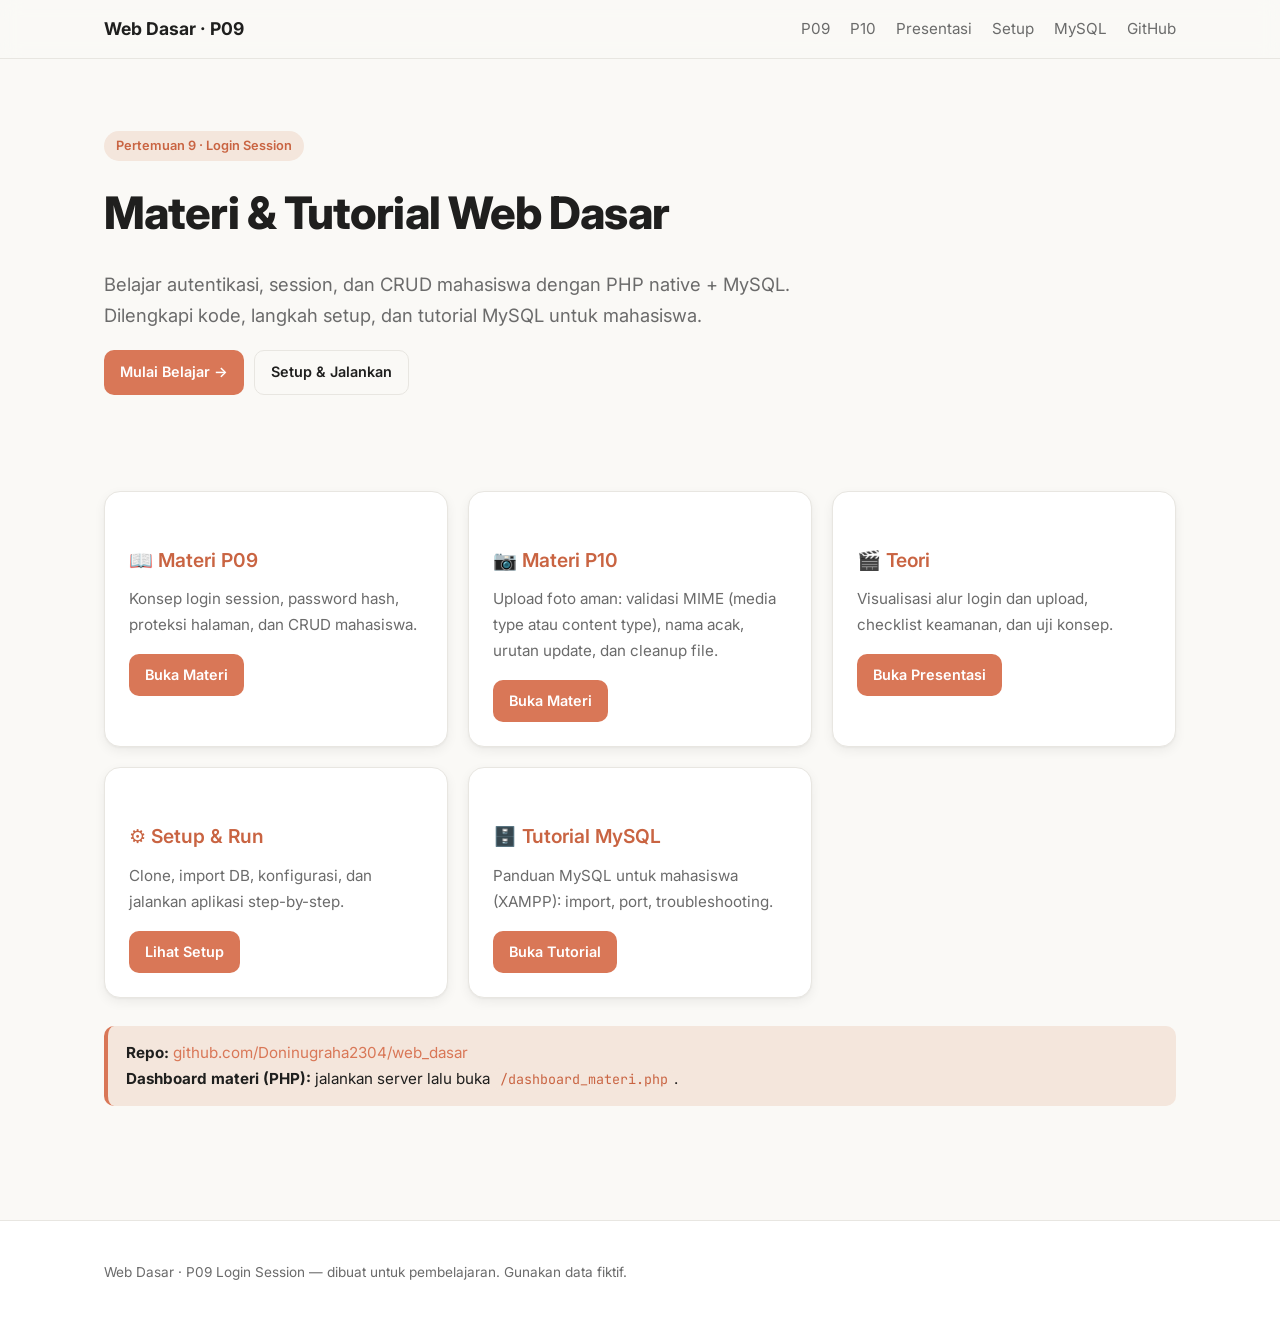
<file: site/index.html>
<!doctype html>
<html lang="id">
<head>
  <meta charset="UTF-8">
  <meta name="viewport" content="width=device-width, initial-scale=1">
  <title>Materi Web Dasar — P09 Login Session</title>
  <link rel="preconnect" href="https://fonts.googleapis.com">
  <link href="https://fonts.googleapis.com/css2?family=Inter:wght@400;600;700;800&family=JetBrains+Mono:wght@400;600&display=swap" rel="stylesheet">
  <link href="assets/style.css" rel="stylesheet">
</head>
<body>
  <nav class="navbar">
    <div class="container" style="display:flex;justify-content:space-between;align-items:center;">
      <a class="brand" href="index.html">Web Dasar · P09</a>
      <div class="nav-links">
        <a href="materi.html">P09</a>
        <a href="p10.html">P10</a>
        <a href="presentasi.html">Presentasi</a>
        <a href="setup.html">Setup</a>
        <a href="tutorial-mysql.html">MySQL</a>
        <a href="https://github.com/Doninugraha2304/web_dasar" target="_blank">GitHub</a>
      </div>
    </div>
  </nav>

  <header class="hero">
    <div class="container">
      <span class="badge-soft">Pertemuan 9 · Login Session</span>
      <h1>Materi & Tutorial Web Dasar</h1>
      <p>Belajar autentikasi, session, dan CRUD mahasiswa dengan PHP native + MySQL. Dilengkapi kode, langkah setup, dan tutorial MySQL untuk mahasiswa.</p>
      <div style="display:flex;gap:10px;margin-top:18px;">
        <a class="btn" href="materi.html">Mulai Belajar →</a>
        <a class="btn btn-outline" href="setup.html">Setup & Jalankan</a>
      </div>
    </div>
  </header>

  <section class="section">
    <div class="container">
      <div class="grid grid-3">
        <div class="card">
          <h3>📖 Materi P09</h3>
          <p>Konsep login session, password hash, proteksi halaman, dan CRUD mahasiswa.</p>
          <a class="btn" href="materi.html">Buka Materi</a>
        </div>
        <div class="card">
          <h3>📷 Materi P10</h3>
          <p>Upload foto aman: validasi MIME (media type atau content type), nama acak, urutan update, dan cleanup file.</p>
          <a class="btn" href="p10.html">Buka Materi</a>
        </div>
        <div class="card">
          <h3>🎬 Teori</h3>
          <p>Visualisasi alur login dan upload, checklist keamanan, dan uji konsep.</p>
          <a class="btn" href="presentasi.html">Buka Presentasi</a>
        </div>
        <div class="card">
          <h3>⚙️ Setup & Run</h3>
          <p>Clone, import DB, konfigurasi, dan jalankan aplikasi step-by-step.</p>
          <a class="btn" href="setup.html">Lihat Setup</a>
        </div>
        <div class="card">
          <h3>🗄️ Tutorial MySQL</h3>
          <p>Panduan MySQL untuk mahasiswa (XAMPP): import, port, troubleshooting.</p>
          <a class="btn" href="tutorial-mysql.html">Buka Tutorial</a>
        </div>
      </div>

      <div class="callout" style="margin-top:28px;">
        <strong>Repo:</strong> <a href="https://github.com/Doninugraha2304/web_dasar" target="_blank">github.com/Doninugraha2304/web_dasar</a><br>
        <strong>Dashboard materi (PHP):</strong> jalankan server lalu buka <code>/dashboard_materi.php</code>.
      </div>
    </div>
  </section>

  <footer>
    <div class="container">
      Web Dasar · P09 Login Session — dibuat untuk pembelajaran. Gunakan data fiktif.
    </div>
  </footer>

  <script src="assets/app.js"></script>
</body>
</html>
</file>
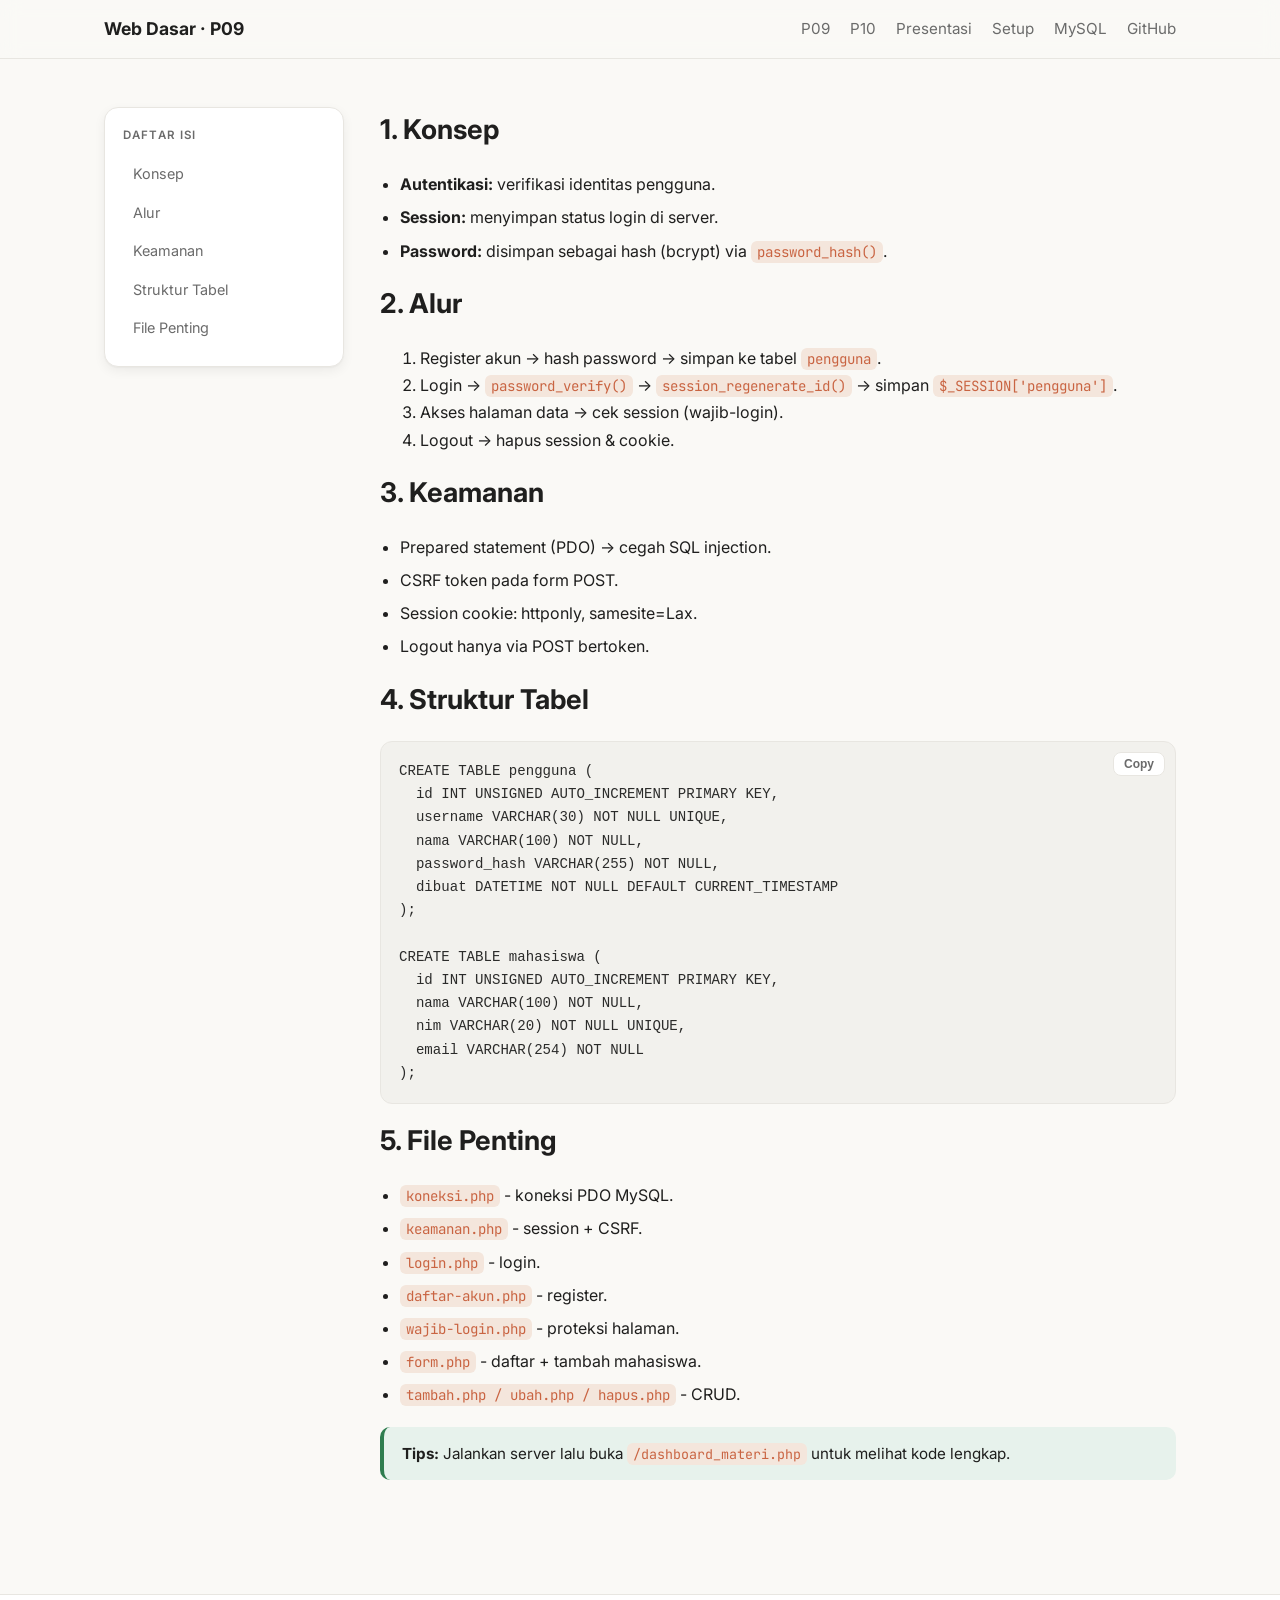
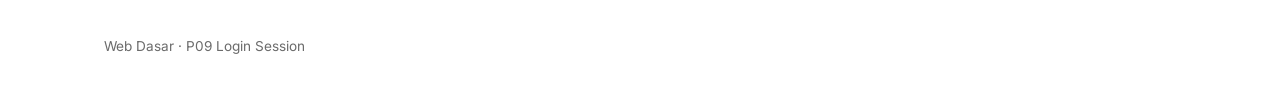
<file: site/materi.html>
<!doctype html>
<html lang="id">
<head>
  <meta charset="UTF-8">
  <meta name="viewport" content="width=device-width, initial-scale=1">
  <title>Materi P09 — Login Session</title>
  <link rel="preconnect" href="https://fonts.googleapis.com">
  <link href="https://fonts.googleapis.com/css2?family=Inter:wght@400;600;700;800&family=JetBrains+Mono:wght@400;600&display=swap" rel="stylesheet">
  <link href="assets/style.css" rel="stylesheet">
</head>
<body>
  <nav class="navbar">
    <div class="container" style="display:flex;justify-content:space-between;align-items:center;">
      <a class="brand" href="index.html">Web Dasar · P09</a>
      <div class="nav-links">
        <a href="materi.html">P09</a>
        <a href="p10.html">P10</a>
        <a href="presentasi.html">Presentasi</a>
        <a href="setup.html">Setup</a>
        <a href="tutorial-mysql.html">MySQL</a>
        <a href="https://github.com/Doninugraha2304/web_dasar" target="_blank">GitHub</a>
      </div>
    </div>
  </nav>

  <section class="section">
    <div class="container">
      <div class="layout">
        <aside class="sidebar">
          <div class="title">Daftar Isi</div>
          <a href="#konsep">Konsep</a>
          <a href="#alur">Alur</a>
          <a href="#keamanan">Keamanan</a>
          <a href="#tabel">Struktur Tabel</a>
          <a href="#file">File Penting</a>
        </aside>
        <main>
          <h2 id="konsep">1. Konsep</h2>
          <ul class="clean">
            <li><strong>Autentikasi:</strong> verifikasi identitas pengguna.</li>
            <li><strong>Session:</strong> menyimpan status login di server.</li>
            <li><strong>Password:</strong> disimpan sebagai hash (bcrypt) via <code>password_hash()</code>.</li>
          </ul>

          <h2 id="alur">2. Alur</h2>
          <ol>
            <li>Register akun → hash password → simpan ke tabel <code>pengguna</code>.</li>
            <li>Login → <code>password_verify()</code> → <code>session_regenerate_id()</code> → simpan <code>$_SESSION['pengguna']</code>.</li>
            <li>Akses halaman data → cek session (wajib-login).</li>
            <li>Logout → hapus session & cookie.</li>
          </ol>

          <h2 id="keamanan">3. Keamanan</h2>
          <ul class="clean">
            <li>Prepared statement (PDO) → cegah SQL injection.</li>
            <li>CSRF token pada form POST.</li>
            <li>Session cookie: httponly, samesite=Lax.</li>
            <li>Logout hanya via POST bertoken.</li>
          </ul>

          <h2 id="tabel">4. Struktur Tabel</h2>
          <div class="code-block">
            <pre>CREATE TABLE pengguna (
  id INT UNSIGNED AUTO_INCREMENT PRIMARY KEY,
  username VARCHAR(30) NOT NULL UNIQUE,
  nama VARCHAR(100) NOT NULL,
  password_hash VARCHAR(255) NOT NULL,
  dibuat DATETIME NOT NULL DEFAULT CURRENT_TIMESTAMP
);

CREATE TABLE mahasiswa (
  id INT UNSIGNED AUTO_INCREMENT PRIMARY KEY,
  nama VARCHAR(100) NOT NULL,
  nim VARCHAR(20) NOT NULL UNIQUE,
  email VARCHAR(254) NOT NULL
);</pre>
          </div>

          <h2 id="file">5. File Penting</h2>
          <ul class="clean">
            <li><code>koneksi.php</code> - koneksi PDO MySQL.</li>
            <li><code>keamanan.php</code> - session + CSRF.</li>
            <li><code>login.php</code> - login.</li>
            <li><code>daftar-akun.php</code> - register.</li>
            <li><code>wajib-login.php</code> - proteksi halaman.</li>
            <li><code>form.php</code> - daftar + tambah mahasiswa.</li>
            <li><code>tambah.php / ubah.php / hapus.php</code> - CRUD.</li>
          </ul>

          <div class="callout success">
            <strong>Tips:</strong> Jalankan server lalu buka <code>/dashboard_materi.php</code> untuk melihat kode lengkap.
          </div>
        </main>
      </div>
    </div>
  </section>

  <footer>
    <div class="container">Web Dasar · P09 Login Session</div>
  </footer>
  <script src="assets/app.js"></script>
</body>
</html>
</file>
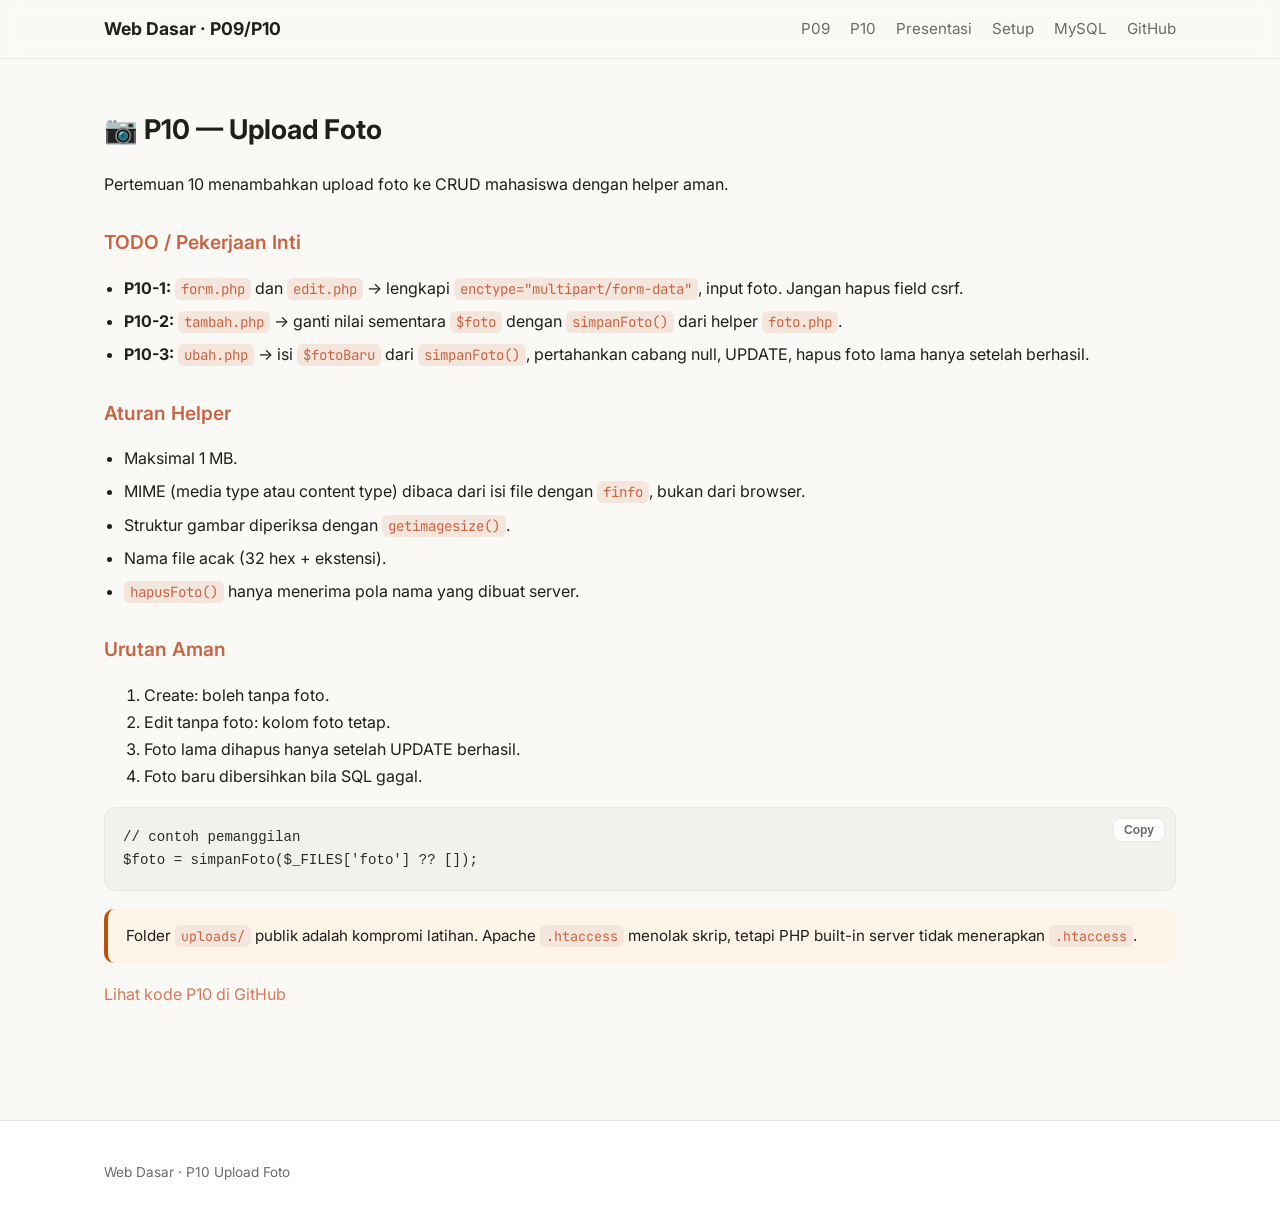
<file: site/p10.html>
<!doctype html>
<html lang="id">
<head>
  <meta charset="UTF-8">
  <meta name="viewport" content="width=device-width, initial-scale=1">
  <title>P10 — Upload Foto</title>
  <link rel="preconnect" href="https://fonts.googleapis.com">
  <link href="https://fonts.googleapis.com/css2?family=Inter:wght@400;600;700;800&family=JetBrains+Mono:wght@400;600&display=swap" rel="stylesheet">
  <link href="assets/style.css" rel="stylesheet">
</head>
<body>
  <nav class="navbar">
    <div class="container" style="display:flex;justify-content:space-between;align-items:center;">
      <a class="brand" href="index.html">Web Dasar · P09/P10</a>
      <div class="nav-links">
        <a href="materi.html">P09</a>
        <a href="p10.html">P10</a>
        <a href="presentasi.html">Presentasi</a>
        <a href="setup.html">Setup</a>
        <a href="tutorial-mysql.html">MySQL</a>
        <a href="https://github.com/Doninugraha2304/web_dasar" target="_blank">GitHub</a>
      </div>
    </div>
  </nav>

  <section class="section">
    <div class="container">
      <h2>📷 P10 — Upload Foto</h2>
      <p>Pertemuan 10 menambahkan upload foto ke CRUD mahasiswa dengan helper aman.</p>

      <h3>TODO / Pekerjaan Inti</h3>
      <ul class="clean">
        <li><strong>P10-1:</strong> <code>form.php</code> dan <code>edit.php</code> → lengkapi <code>enctype="multipart/form-data"</code>, input foto. Jangan hapus field csrf.</li>
        <li><strong>P10-2:</strong> <code>tambah.php</code> → ganti nilai sementara <code>$foto</code> dengan <code>simpanFoto()</code> dari helper <code>foto.php</code>.</li>
        <li><strong>P10-3:</strong> <code>ubah.php</code> → isi <code>$fotoBaru</code> dari <code>simpanFoto()</code>, pertahankan cabang null, UPDATE, hapus foto lama hanya setelah berhasil.</li>
      </ul>

      <h3>Aturan Helper</h3>
      <ul class="clean">
        <li>Maksimal 1 MB.</li>
        <li>MIME (media type atau content type) dibaca dari isi file dengan <code>finfo</code>, bukan dari browser.</li>
        <li>Struktur gambar diperiksa dengan <code>getimagesize()</code>.</li>
        <li>Nama file acak (32 hex + ekstensi).</li>
        <li><code>hapusFoto()</code> hanya menerima pola nama yang dibuat server.</li>
      </ul>

      <h3>Urutan Aman</h3>
      <ol>
        <li>Create: boleh tanpa foto.</li>
        <li>Edit tanpa foto: kolom foto tetap.</li>
        <li>Foto lama dihapus hanya setelah UPDATE berhasil.</li>
        <li>Foto baru dibersihkan bila SQL gagal.</li>
      </ol>

      <div class="code-block">
        <pre>// contoh pemanggilan
$foto = simpanFoto($_FILES['foto'] ?? []);</pre>
      </div>

      <div class="callout warning">
        Folder <code>uploads/</code> publik adalah kompromi latihan. Apache <code>.htaccess</code> menolak skrip, tetapi PHP built-in server tidak menerapkan <code>.htaccess</code>.
      </div>

      <p><a href="https://github.com/Doninugraha2304/web_dasar/tree/main/p10" target="_blank">Lihat kode P10 di GitHub</a></p>
    </div>
  </section>

  <footer>
    <div class="container">Web Dasar · P10 Upload Foto</div>
  </footer>
  <script src="assets/app.js"></script>
</body>
</html>
</file>
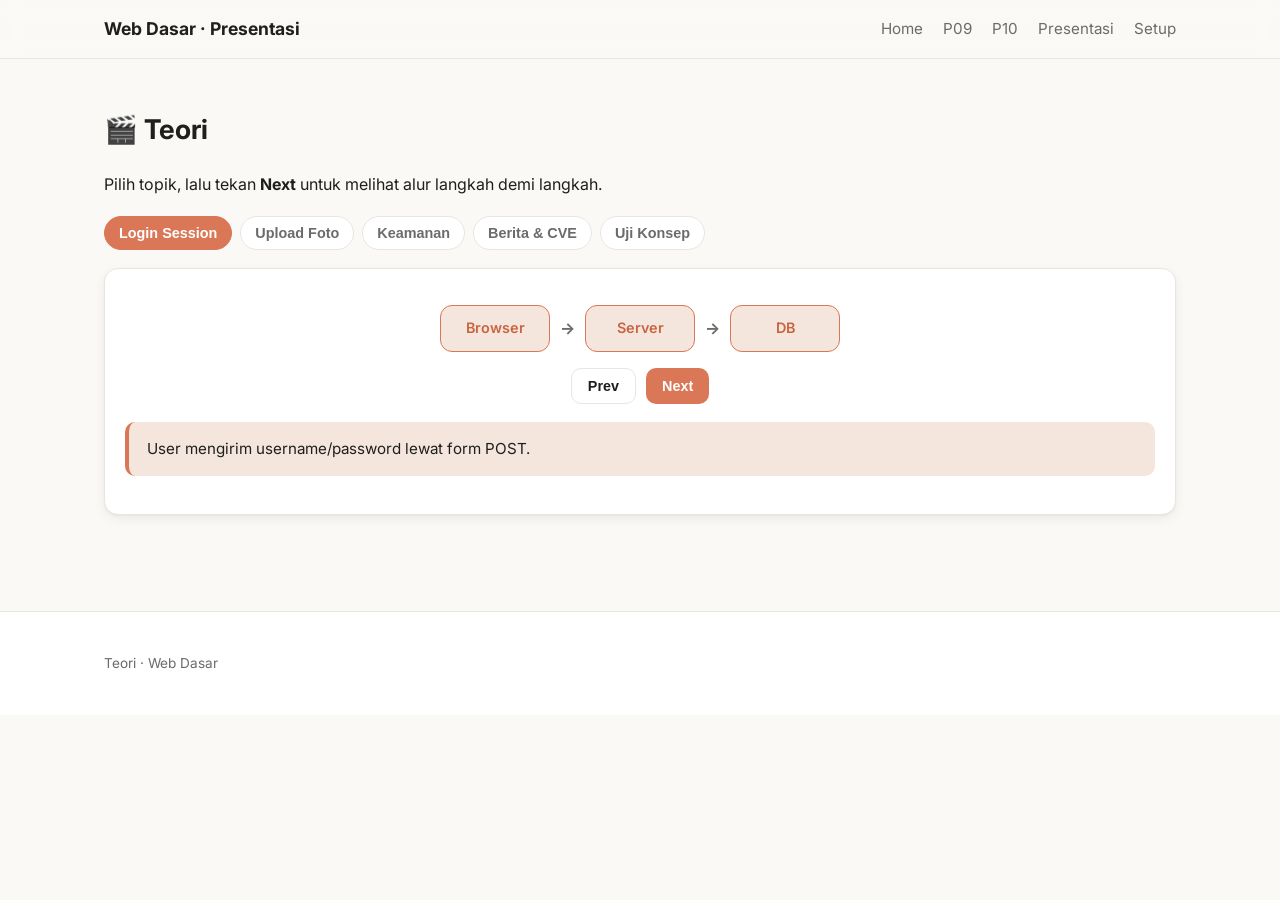
<file: site/presentasi.html>
<!doctype html>
<html lang="id">
<head>
  <meta charset="UTF-8">
  <meta name="viewport" content="width=device-width, initial-scale=1">
  <title>Teori — Web Dasar</title>
  <link rel="preconnect" href="https://fonts.googleapis.com">
  <link href="https://fonts.googleapis.com/css2?family=Inter:wght@400;600;700;800&family=JetBrains+Mono:wght@400;600&display=swap" rel="stylesheet">
  <link href="assets/style.css" rel="stylesheet">
</head>
<body>
  <nav class="navbar">
    <div class="container" style="display:flex;justify-content:space-between;align-items:center;">
      <a class="brand" href="index.html">Web Dasar · Presentasi</a>
      <div class="nav-links">
        <a href="index.html">Home</a>
        <a href="materi.html">P09</a>
        <a href="p10.html">P10</a>
        <a href="presentasi.html">Presentasi</a>
        <a href="setup.html">Setup</a>
      </div>
    </div>
  </nav>

  <section class="section">
    <div class="container">
      <h2>🎬 Teori</h2>
      <p>Pilih topik, lalu tekan <strong>Next</strong> untuk melihat alur langkah demi langkah.</p>

      <div class="tabs">
        <button class="tab-btn active" data-tab="login">Login Session</button>
        <button class="tab-btn" data-tab="upload">Upload Foto</button>
        <button class="tab-btn" data-tab="security">Keamanan</button>
        <button class="tab-btn" data-tab="news">Berita & CVE</button>
        <button class="tab-btn" data-tab="quiz">Uji Konsep</button>
      </div>

      <div id="login" class="tab-panel active">
        <div class="diagram">
          <div class="flow" id="loginFlow"></div>
          <div class="controls">
            <button class="btn btn-outline" id="loginPrev">Prev</button>
            <button class="btn" id="loginNext">Next</button>
          </div>
          <p id="loginText" class="callout"></p>
        </div>
      </div>

      <div id="upload" class="tab-panel">
        <div class="diagram">
          <div class="flow" id="uploadFlow"></div>
          <div class="controls">
            <button class="btn btn-outline" id="uploadPrev">Prev</button>
            <button class="btn" id="uploadNext">Next</button>
          </div>
          <p id="uploadText" class="callout"></p>
        </div>
      </div>

      <div id="security" class="tab-panel">
        <div class="diagram">
          <h3>Checklist Keamanan</h3>
          <div id="secList"></div>
          <div class="progress-bar"><div id="secProgress"></div></div>
          <p id="secStatus" class="callout"></p>
        </div>
      </div>


      <div id="news" class="tab-panel">
        <div class="diagram">
          <h3>Berita & CVE Terkait Upload/Keamanan</h3>
          <p class="callout warning">
            Contoh insiden nyata: celah upload file sering menjadi jalan masuk RCE (Remote Code Execution).
            Selalu cek NVD/CVE terbaru sebelum produksi.
          </p>

          <div class="grid grid-3">
            <div class="card">
              <h3>CVE-2026-64947</h3>
              <p>Pandora FMS: chained CSRF + unrestricted file upload → RCE (PHP). Pelajaran: upload + CSRF harus diamankan bersama.</p>
            </div>
            <div class="card">
              <h3>CVE-2026-64949</h3>
              <p>Pandora FMS: incomplete extension blacklist (.phar) → upload/eksekusi file. Pelajaran: blacklist ekstensi tidak cukup; pakai allowlist MIME + validasi server.</p>
            </div>
            <div class="card">
              <h3>CVE-2026-103541</h3>
              <p>Form Tools: unrestricted upload via Ajax handler, exploit publik. Pelajaran: endpoint upload harus diautentikasi dan divalidasi.</p>
            </div>
            <div class="card">
              <h3>CVE-2026-51882</h3>
              <p>Langchain-Chatchat: path traversal pada endpoint upload file. Pelajaran: nama file dari user tidak boleh dipakai sebagai path.</p>
            </div>
            <div class="card">
              <h3>CVE-2026-94620</h3>
              <p>Classroom50: arbitrary file write via symlink (result.json). Pelajaran: jangan tulis file ke path yang bisa dikontrol user.</p>
            </div>
            <div class="card">
              <h3>CVE-2026-62071</h3>
              <p>WordPress File Upload: SQL injection pada plugin upload. Pelajaran: upload bukan satu-satunya risiko; input DB juga harus parameterized.</p>
            </div>
          </div>

          <h3 style="margin-top:20px;">Dampak Jika Upload Tidak Aman</h3>
          <ul class="clean">
            <li>Web shell tersimpan di server → attacker bisa eksekusi perintah.</li>
            <li>Deface / pencurian data / ransomware.</li>
            <li>Server dipakai botnet / crypto miner.</li>
            <li>Kehilangan reputasi dan kepercayaan pengguna.</li>
          </ul>

          <h3>Kebiasaan Aman (Checklist)</h3>
          <ul class="clean">
            <li>Validasi MIME (media type atau content type) dari isi file (finfo), bukan ekstensi.</li>
            <li>Batasi ukuran dan jenis file.</li>
            <li>Nama file acak, jangan pakai nama asli.</li>
            <li>Simpan di luar webroot bila memungkinkan.</li>
            <li>Tolak eksekusi skrip di folder upload (.htaccess / Nginx rules).</li>
            <li>Update PHP, framework, plugin, dan OS secara rutin.</li>
            <li>Monitoring log dan backup.</li>
          </ul>

          <div class="callout">
            <strong>Sumber rujukan:</strong> OWASP File Upload Cheat Sheet, PHP Manual (Handling file uploads, finfo, move_uploaded_file), NVD/CVE database (contoh CVE di atas diperbarui dari NVD, Nov 2026). Cek NVD untuk CVE terbaru.
          </div>
        </div>
      </div>

      <div id="quiz" class="tab-panel">
        <div class="diagram">
          <h3 id="qTitle"></h3>
          <div id="qOptions"></div>
          <p id="qFeedback" class="callout"></p>
          <button class="btn" id="qNext">Soal Berikutnya</button>
        </div>
      </div>
    </div>
  </section>

  <footer>
    <div class="container">Teori · Web Dasar</div>
  </footer>

  <script src="assets/app.js"></script>
  <script>
    // Tabs
    document.querySelectorAll('.tab-btn').forEach(btn => {
      btn.addEventListener('click', () => {
        document.querySelectorAll('.tab-btn').forEach(b=>b.classList.remove('active'));
        document.querySelectorAll('.tab-panel').forEach(p=>p.classList.remove('active'));
        btn.classList.add('active');
        document.getElementById(btn.dataset.tab).classList.add('active');
      });
    });

    // Login flow
    const loginSteps = [
      { nodes:['Browser','Server','DB'], text:'User mengirim username/password lewat form POST.' },
      { nodes:['Browser','Server','DB'], text:'Server cek CSRF token, lalu query user dengan prepared statement.' },
      { nodes:['Browser','Server','DB'], active:1, text:'password_verify() membandingkan password dengan hash bcrypt.' },
      { nodes:['Browser','Server','DB'], active:1, text:'Jika cocok, session_regenerate_id(true) lalu simpan $_SESSION.' },
      { nodes:['Browser','Server','DB'], active:2, text:'Redirect ke dashboard/form.php. Halaman dicek wajib-login.' },
    ];
    let li = 0;
    function renderFlow(id, steps, index) {
      const el = document.getElementById(id);
      el.innerHTML = '';
      steps[index].nodes.forEach((n, i) => {
        const div = document.createElement('div');
        div.className = 'node' + (steps[index].active === i ? ' active' : '');
        div.textContent = n;
        el.appendChild(div);
        if (i < steps[index].nodes.length - 1) {
          const arrow = document.createElement('div');
          arrow.className = 'arrow';
          arrow.textContent = '→';
          el.appendChild(arrow);
        }
      });
    }
    function updateLogin() {
      renderFlow('loginFlow', loginSteps, li);
      document.getElementById('loginText').textContent = loginSteps[li].text;
    }
    document.getElementById('loginNext').onclick = () => { if (li < loginSteps.length-1) li++; updateLogin(); };
    document.getElementById('loginPrev').onclick = () => { if (li > 0) li--; updateLogin(); };
    updateLogin();

    // Upload flow
    const uploadSteps = [
      { nodes:['Browser','tmp','Validasi','Uploads','DB'], text:'Form multipart/form-data mengirim file ke server.' },
      { nodes:['Browser','tmp','Validasi','Uploads','DB'], active:1, text:'PHP menyimpan file sementara di direktori tmp.' },
      { nodes:['Browser','tmp','Validasi','Uploads','DB'], active:2, text:'simpanFoto() cek error, ukuran <=1MB, MIME (media type atau content type) via finfo, struktur gambar.' },
      { nodes:['Browser','tmp','Validasi','Uploads','DB'], active:3, text:'move_uploaded_file() memindahkan ke uploads/ dengan nama acak.' },
      { nodes:['Browser','tmp','Validasi','Uploads','DB'], active:4, text:'INSERT/UPDATE menyimpan nama file ke database.' },
      { nodes:['Browser','tmp','Validasi','Uploads','DB'], active:4, text:'Foto lama dihapus hanya setelah UPDATE berhasil.' },
    ];
    let ui = 0;
    function updateUpload() {
      renderFlow('uploadFlow', uploadSteps, ui);
      document.getElementById('uploadText').textContent = uploadSteps[ui].text;
    }
    document.getElementById('uploadNext').onclick = () => { if (ui < uploadSteps.length-1) ui++; updateUpload(); };
    document.getElementById('uploadPrev').onclick = () => { if (ui > 0) ui--; updateUpload(); };
    updateUpload();

    // Security checklist
    const secItems = [
      'Password di-hash (password_hash)',
      'Verifikasi (password_verify)',
      'Prepared statement (PDO)',
      'CSRF token pada POST',
      'Escape output (htmlspecialchars)',
      'Regenerate session ID saat login',
      'Logout via POST bertoken',
      'Validasi MIME (media type atau content type) dari isi file',
      'Nama file acak',
    ];
    const secState = {};
    const secList = document.getElementById('secList');
    secItems.forEach((item, i) => {
      const label = document.createElement('label');
      label.style.display = 'block';
      label.style.margin = '6px 0';
      const cb = document.createElement('input');
      cb.type = 'checkbox';
      cb.addEventListener('change', () => { secState[i] = cb.checked; updateSec(); });
      label.appendChild(cb);
      label.appendChild(document.createTextNode(' ' + item));
      secList.appendChild(label);
    });
    function updateSec() {
      const done = Object.values(secState).filter(Boolean).length;
      const pct = Math.round((done / secItems.length) * 100);
      document.getElementById('secProgress').style.width = pct + '%';
      document.getElementById('secStatus').textContent = `Progress: ${done}/${secItems.length} (${pct}%)`;
    }
    updateSec();

    // Quiz
    const questions = [
      {
        q: 'Mengapa accept="image/*" di browser tidak cukup untuk keamanan upload?',
        options: ['Karena browser bisa dimanipulasi', 'Karena file otomatis aman', 'Karena server tidak perlu validasi'],
        answer: 0,
        explain: 'Browser hanya petunjuk; server tetap harus cek MIME (media type atau content type) dan struktur file.'
      },
      {
        q: 'Kapan foto lama boleh dihapus saat edit?',
        options: ['Sebelum UPDATE', 'Hanya setelah UPDATE berhasil', 'Saat form dibuka'],
        answer: 1,
        explain: 'Hapus setelah UPDATE berhasil agar foto lama tidak hilang jika NIM duplikat.'
      },
      {
        q: 'Fungsi simpanFoto() mengembalikan apa jika user tidak memilih file?',
        options: ['false', 'null', 'nama file kosong'],
        answer: 1,
        explain: 'Kontrak helper: null jika tidak memilih file.'
      }
    ];
    let qi = 0;
    function renderQuiz() {
      const q = questions[qi];
      document.getElementById('qTitle').textContent = `Soal ${qi+1}: ${q.q}`;
      const opts = document.getElementById('qOptions');
      opts.innerHTML = '';
      q.options.forEach((opt, i) => {
        const btn = document.createElement('button');
        btn.className = 'quiz-option';
        btn.textContent = opt;
        btn.onclick = () => {
          document.querySelectorAll('.quiz-option').forEach(b=>b.classList.remove('correct','wrong'));
          btn.classList.add(i === q.answer ? 'correct' : 'wrong');
          document.getElementById('qFeedback').textContent = q.explain;
        };
        opts.appendChild(btn);
      });
      document.getElementById('qFeedback').textContent = '';
    }
    document.getElementById('qNext').onclick = () => { qi = (qi + 1) % questions.length; renderQuiz(); };
    renderQuiz();
  </script>
</body>
</html>
</file>
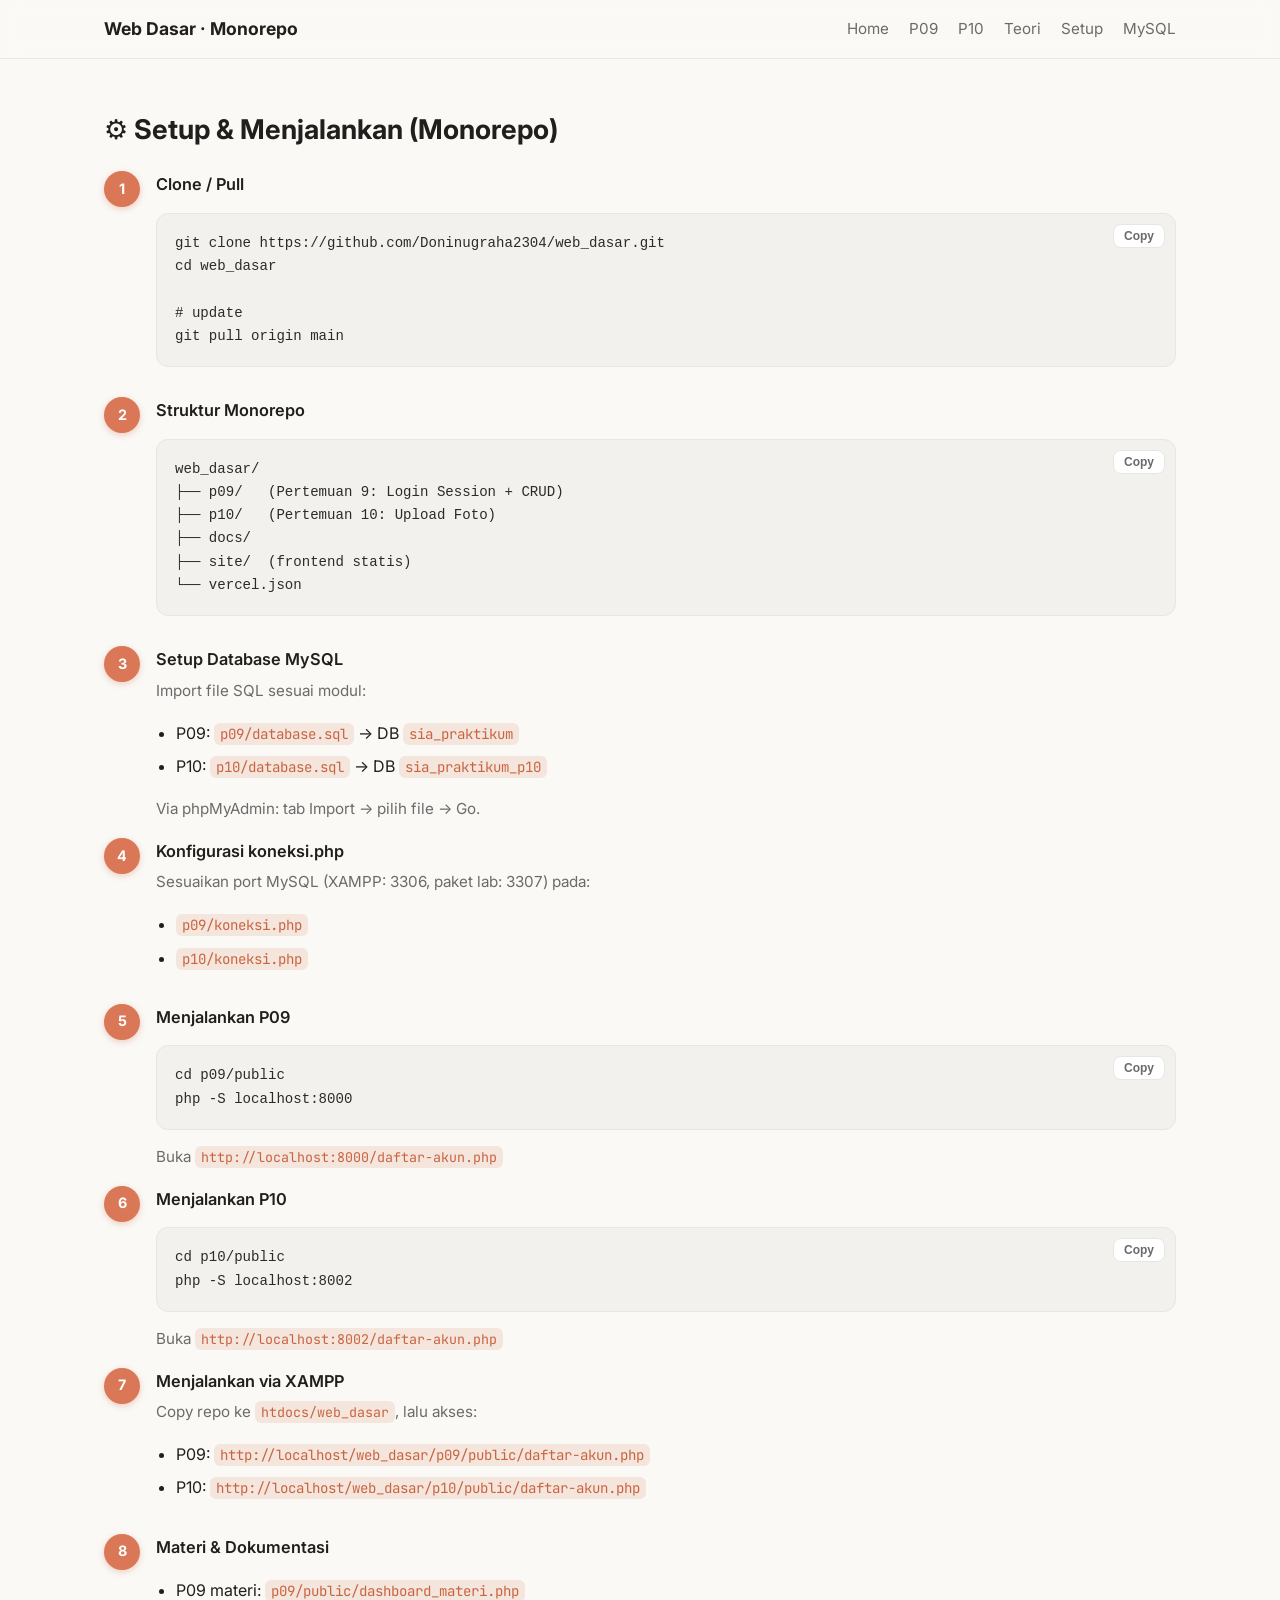
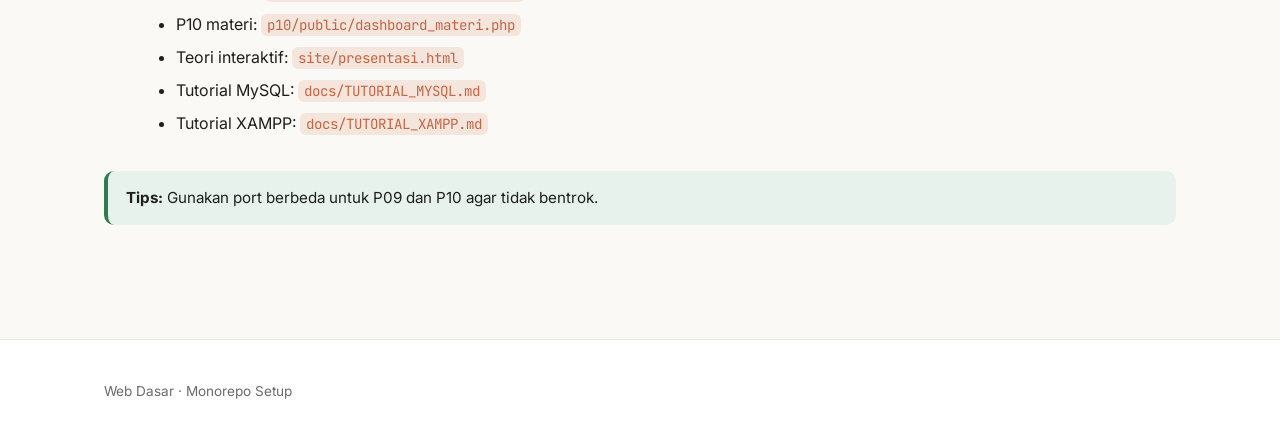
<file: site/setup.html>
<!doctype html>
<html lang="id">
<head>
  <meta charset="UTF-8">
  <meta name="viewport" content="width=device-width, initial-scale=1">
  <title>Setup & Menjalankan — Monorepo</title>
  <link rel="preconnect" href="https://fonts.googleapis.com">
  <link href="https://fonts.googleapis.com/css2?family=Inter:wght@400;600;700;800&family=JetBrains+Mono:wght@400;600&display=swap" rel="stylesheet">
  <link href="assets/style.css" rel="stylesheet">
</head>
<body>
  <nav class="navbar">
    <div class="container" style="display:flex;justify-content:space-between;align-items:center;">
      <a class="brand" href="index.html">Web Dasar · Monorepo</a>
      <div class="nav-links">
        <a href="index.html">Home</a>
        <a href="materi.html">P09</a>
        <a href="p10.html">P10</a>
        <a href="presentasi.html">Teori</a>
        <a href="setup.html">Setup</a>
        <a href="tutorial-mysql.html">MySQL</a>
      </div>
    </div>
  </nav>

  <section class="section">
    <div class="container">
      <h2>⚙️ Setup & Menjalankan (Monorepo)</h2>

      <div class="step">
        <div class="num">1</div>
        <div class="body">
          <h4>Clone / Pull</h4>
          <div class="code-block"><pre>git clone https://github.com/Doninugraha2304/web_dasar.git
cd web_dasar

# update
git pull origin main</pre></div>
        </div>
      </div>

      <div class="step">
        <div class="num">2</div>
        <div class="body">
          <h4>Struktur Monorepo</h4>
          <div class="code-block"><pre>web_dasar/
├── p09/   (Pertemuan 9: Login Session + CRUD)
├── p10/   (Pertemuan 10: Upload Foto)
├── docs/
├── site/  (frontend statis)
└── vercel.json</pre></div>
        </div>
      </div>

      <div class="step">
        <div class="num">3</div>
        <div class="body">
          <h4>Setup Database MySQL</h4>
          <p>Import file SQL sesuai modul:</p>
          <ul class="clean">
            <li>P09: <code>p09/database.sql</code> → DB <code>sia_praktikum</code></li>
            <li>P10: <code>p10/database.sql</code> → DB <code>sia_praktikum_p10</code></li>
          </ul>
          <p>Via phpMyAdmin: tab Import → pilih file → Go.</p>
        </div>
      </div>

      <div class="step">
        <div class="num">4</div>
        <div class="body">
          <h4>Konfigurasi koneksi.php</h4>
          <p>Sesuaikan port MySQL (XAMPP: 3306, paket lab: 3307) pada:</p>
          <ul class="clean">
            <li><code>p09/koneksi.php</code></li>
            <li><code>p10/koneksi.php</code></li>
          </ul>
        </div>
      </div>

      <div class="step">
        <div class="num">5</div>
        <div class="body">
          <h4>Menjalankan P09</h4>
          <div class="code-block"><pre>cd p09/public
php -S localhost:8000</pre></div>
          <p>Buka <code>http://localhost:8000/daftar-akun.php</code></p>
        </div>
      </div>

      <div class="step">
        <div class="num">6</div>
        <div class="body">
          <h4>Menjalankan P10</h4>
          <div class="code-block"><pre>cd p10/public
php -S localhost:8002</pre></div>
          <p>Buka <code>http://localhost:8002/daftar-akun.php</code></p>
        </div>
      </div>

      <div class="step">
        <div class="num">7</div>
        <div class="body">
          <h4>Menjalankan via XAMPP</h4>
          <p>Copy repo ke <code>htdocs/web_dasar</code>, lalu akses:</p>
          <ul class="clean">
            <li>P09: <code>http://localhost/web_dasar/p09/public/daftar-akun.php</code></li>
            <li>P10: <code>http://localhost/web_dasar/p10/public/daftar-akun.php</code></li>
          </ul>
        </div>
      </div>

      <div class="step">
        <div class="num">8</div>
        <div class="body">
          <h4>Materi & Dokumentasi</h4>
          <ul class="clean">
            <li>P09 materi: <code>p09/public/dashboard_materi.php</code></li>
            <li>P10 materi: <code>p10/public/dashboard_materi.php</code></li>
            <li>Teori interaktif: <code>site/presentasi.html</code></li>
            <li>Tutorial MySQL: <code>docs/TUTORIAL_MYSQL.md</code></li>
            <li>Tutorial XAMPP: <code>docs/TUTORIAL_XAMPP.md</code></li>
          </ul>
        </div>
      </div>

      <div class="callout success">
        <strong>Tips:</strong> Gunakan port berbeda untuk P09 dan P10 agar tidak bentrok.
      </div>
    </div>
  </section>

  <footer>
    <div class="container">Web Dasar · Monorepo Setup</div>
  </footer>
  <script src="assets/app.js"></script>
</body>
</html>
</file>
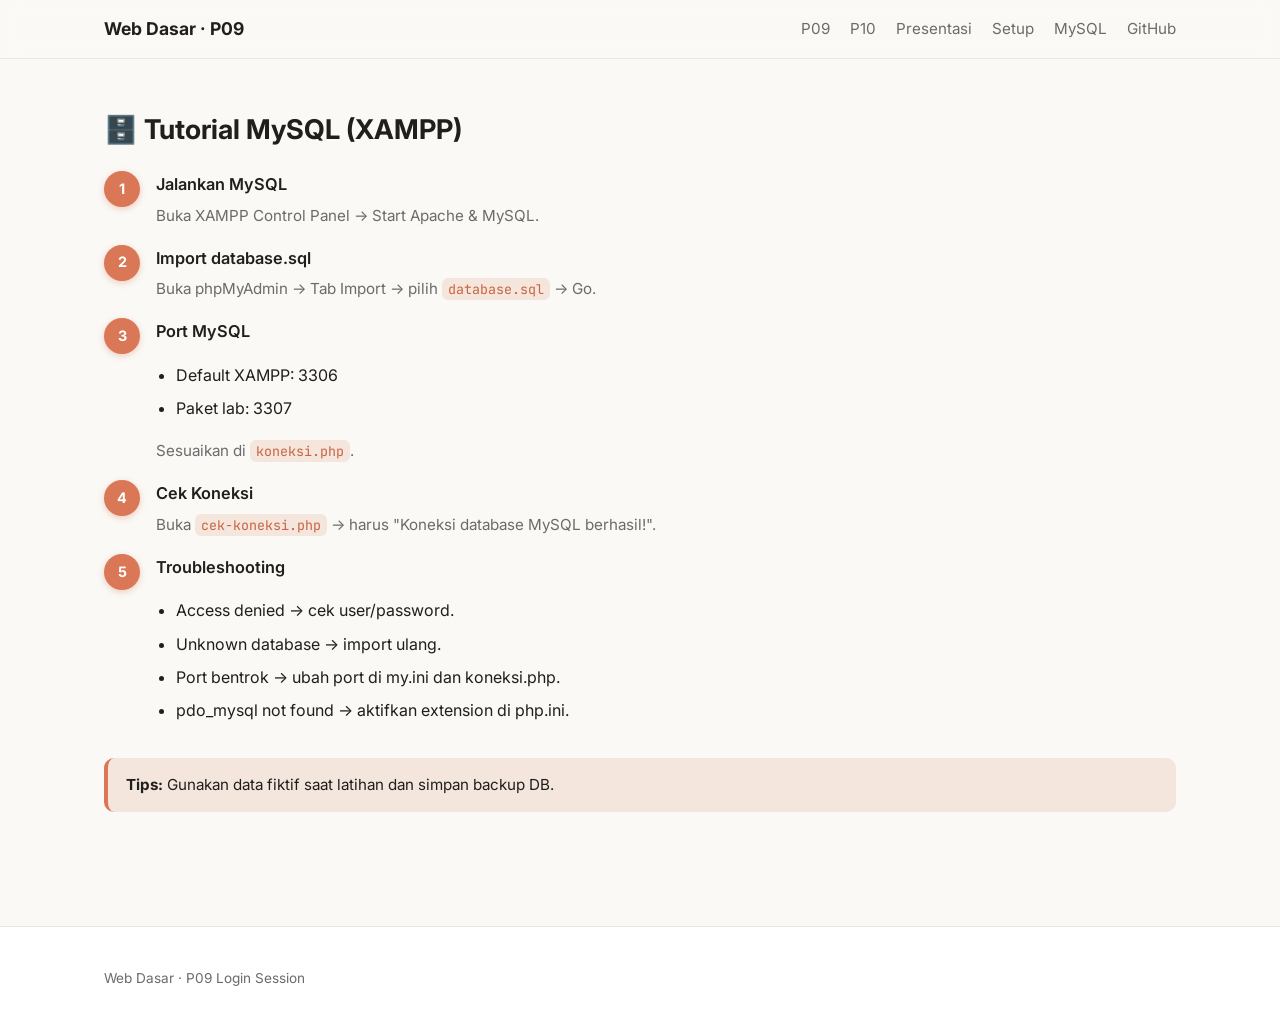
<file: site/tutorial-mysql.html>
<!doctype html>
<html lang="id">
<head>
  <meta charset="UTF-8">
  <meta name="viewport" content="width=device-width, initial-scale=1">
  <title>Tutorial MySQL — P09</title>
  <link rel="preconnect" href="https://fonts.googleapis.com">
  <link href="https://fonts.googleapis.com/css2?family=Inter:wght@400;600;700;800&family=JetBrains+Mono:wght@400;600&display=swap" rel="stylesheet">
  <link href="assets/style.css" rel="stylesheet">
</head>
<body>
  <nav class="navbar">
    <div class="container" style="display:flex;justify-content:space-between;align-items:center;">
      <a class="brand" href="index.html">Web Dasar · P09</a>
      <div class="nav-links">
        <a href="materi.html">P09</a>
        <a href="p10.html">P10</a>
        <a href="presentasi.html">Presentasi</a>
        <a href="setup.html">Setup</a>
        <a href="tutorial-mysql.html">MySQL</a>
        <a href="https://github.com/Doninugraha2304/web_dasar" target="_blank">GitHub</a>
      </div>
    </div>
  </nav>

  <section class="section">
    <div class="container">
      <h2>🗄️ Tutorial MySQL (XAMPP)</h2>

      <div class="step">
        <div class="num">1</div>
        <div class="body">
          <h4>Jalankan MySQL</h4>
          <p>Buka XAMPP Control Panel → Start Apache & MySQL.</p>
        </div>
      </div>

      <div class="step">
        <div class="num">2</div>
        <div class="body">
          <h4>Import database.sql</h4>
          <p>Buka phpMyAdmin → Tab Import → pilih <code>database.sql</code> → Go.</p>
        </div>
      </div>

      <div class="step">
        <div class="num">3</div>
        <div class="body">
          <h4>Port MySQL</h4>
          <ul class="clean">
            <li>Default XAMPP: 3306</li>
            <li>Paket lab: 3307</li>
          </ul>
          <p>Sesuaikan di <code>koneksi.php</code>.</p>
        </div>
      </div>

      <div class="step">
        <div class="num">4</div>
        <div class="body">
          <h4>Cek Koneksi</h4>
          <p>Buka <code>cek-koneksi.php</code> → harus "Koneksi database MySQL berhasil!".</p>
        </div>
      </div>

      <div class="step">
        <div class="num">5</div>
        <div class="body">
          <h4>Troubleshooting</h4>
          <ul class="clean">
            <li>Access denied → cek user/password.</li>
            <li>Unknown database → import ulang.</li>
            <li>Port bentrok → ubah port di my.ini dan koneksi.php.</li>
            <li>pdo_mysql not found → aktifkan extension di php.ini.</li>
          </ul>
        </div>
      </div>

      <div class="callout">
        <strong>Tips:</strong> Gunakan data fiktif saat latihan dan simpan backup DB.
      </div>
    </div>
  </section>

  <footer>
    <div class="container">Web Dasar · P09 Login Session</div>
  </footer>
  <script src="assets/app.js"></script>
</body>
</html>
</file>
<file: site/assets/style.css>
:root {
  --bg: #faf9f6;
  --panel: #ffffff;
  --card: #ffffff;
  --text: #1f1f1e;
  --muted: #6b6b6b;
  --accent: #D97757;
  --accent-hover: #C96442;
  --accent-soft: #f4e6dc;
  --border: #e8e6e1;
  --code-bg: #f2f1ed;
  --code-text: #2b2b2a;
  --success: #2f7d4f;
  --warning: #b45309;
  --shadow: 0 1px 2px rgba(0,0,0,0.04), 0 4px 12px rgba(0,0,0,0.06);
}
* { box-sizing: border-box; }
html { scroll-behavior: smooth; }
body {
  margin: 0;
  font-family: "Inter", "Segoe UI", system-ui, -apple-system, sans-serif;
  background: var(--bg);
  color: var(--text);
  line-height: 1.7;
}
a { color: var(--accent); text-decoration: none; }
a:hover { color: var(--accent-hover); text-decoration: underline; }

.navbar {
  position: sticky; top: 0; z-index: 1000;
  background: rgba(250,249,246,0.85);
  backdrop-filter: blur(10px);
  border-bottom: 1px solid var(--border);
  padding: 14px 0;
}
.navbar .brand { font-weight: 700; font-size: 1.1rem; color: var(--text); }
.navbar .nav-links { display: flex; gap: 20px; align-items: center; }
.navbar .nav-links a { color: var(--muted); font-size: 0.95rem; }
.navbar .nav-links a:hover { color: var(--text); text-decoration: none; }

.container { max-width: 1120px; margin: 0 auto; padding: 0 24px; }
.hero { padding: 72px 0 48px; }
.hero h1 { font-size: 2.8rem; font-weight: 800; margin: 0 0 12px; letter-spacing: -0.02em; }
.hero p { color: var(--muted); font-size: 1.15rem; max-width: 720px; }

.badge-soft {
  display: inline-block; padding: 4px 12px; border-radius: 999px;
  background: var(--accent-soft); color: var(--accent-hover);
  font-size: 0.8rem; font-weight: 600; margin-bottom: 14px;
}

.grid { display: grid; gap: 20px; }
.grid-3 { grid-template-columns: repeat(auto-fit, minmax(260px, 1fr)); }

.card {
  background: var(--card); border: 1px solid var(--border);
  border-radius: 16px; padding: 24px; box-shadow: var(--shadow);
  transition: transform .2s, box-shadow .2s;
}
.card:hover { transform: translateY(-3px); box-shadow: 0 6px 20px rgba(0,0,0,0.08); }
.card h3 { margin: 0 0 8px; font-size: 1.15rem; }
.card p { color: var(--muted); margin: 0 0 16px; font-size: 0.95rem; }

.btn {
  display: inline-flex; align-items: center; gap: 6px;
  background: var(--accent); color: #fff; border: none;
  padding: 9px 16px; border-radius: 10px; font-weight: 600; font-size: 0.9rem;
  cursor: pointer; transition: background .2s;
}
.btn:hover { background: var(--accent-hover); text-decoration: none; color: #fff; }
.btn-outline {
  background: transparent; border: 1px solid var(--border); color: var(--text);
}
.btn-outline:hover { background: var(--accent-soft); color: var(--accent-hover); }

.section { padding: 48px 0; }
.section h2 { font-size: 1.7rem; margin: 0 0 18px; font-weight: 700; }
.section h3 { font-size: 1.2rem; margin: 28px 0 10px; color: var(--accent-hover); font-weight: 600; }

.layout { display: grid; grid-template-columns: 240px 1fr; gap: 36px; }
@media (max-width: 860px) { .layout { grid-template-columns: 1fr; } }

.sidebar {
  position: sticky; top: 88px; align-self: start;
  background: var(--panel); border: 1px solid var(--border); border-radius: 14px;
  padding: 18px; box-shadow: var(--shadow);
}
.sidebar a { display: block; color: var(--muted); padding: 7px 10px; border-radius: 8px; font-size: 0.9rem; }
.sidebar a:hover { background: var(--accent-soft); color: var(--accent-hover); text-decoration: none; }
.sidebar .title { font-size: 0.72rem; text-transform: uppercase; color: var(--muted); margin-bottom: 10px; letter-spacing: .1em; font-weight: 600; }

.code-block {
  background: var(--code-bg); border: 1px solid var(--border); border-radius: 12px;
  padding: 18px; position: relative; overflow-x: auto; margin: 14px 0;
  font-family: "JetBrains Mono", "Fira Code", Consolas, monospace;
  font-size: 0.88rem; line-height: 1.65; color: var(--code-text);
}
.code-block pre { margin: 0; white-space: pre; }
.copy-btn {
  position: absolute; top: 10px; right: 10px;
  background: #fff; border: 1px solid var(--border); color: var(--muted);
  border-radius: 8px; padding: 4px 10px; font-size: 0.75rem; cursor: pointer; font-weight: 600;
}
.copy-btn:hover { color: var(--accent-hover); border-color: var(--accent); }

.callout {
  border-left: 4px solid var(--accent); background: var(--accent-soft);
  padding: 14px 18px; border-radius: 10px; margin: 18px 0; font-size: 0.95rem;
}
.callout.success { border-color: var(--success); background: #e7f2ec; }
.callout.warning { border-color: var(--warning); background: #fdf3e7; }

.step { display: flex; gap: 16px; margin: 16px 0; }
.step .num {
  flex: 0 0 36px; height: 36px; border-radius: 50%;
  background: var(--accent); color: #fff; display: flex; align-items: center; justify-content: center;
  font-weight: 700; font-size: 0.9rem; box-shadow: 0 2px 6px rgba(217,119,87,0.35);
}
.step .body { flex: 1; }
.step .body h4 { margin: 0 0 4px; font-size: 1.02rem; font-weight: 600; }
.step .body p { color: var(--muted); margin: 0; font-size: 0.95rem; }

table { width: 100%; border-collapse: collapse; margin: 12px 0; border-radius: 10px; overflow: hidden; }
table th, table td { padding: 11px 14px; border: 1px solid var(--border); font-size: 0.9rem; }
table th { background: var(--accent-soft); color: var(--accent-hover); font-weight: 600; }

footer { padding: 40px 0; color: var(--muted); font-size: 0.85rem; border-top: 1px solid var(--border); margin-top: 48px; background: var(--panel); }
ul.clean { padding-left: 20px; }
ul.clean li { margin: 6px 0; }
code { background: var(--accent-soft); color: var(--accent-hover); padding: 2px 6px; border-radius: 6px; font-size: 0.88em; font-family: "JetBrains Mono", Consolas, monospace; }

/* Presentation / interactive */
.tabs { display:flex; gap:8px; flex-wrap:wrap; margin:18px 0; }
.tab-btn {
  padding:8px 14px; border:1px solid var(--border); background:#fff; color:var(--muted);
  border-radius:999px; cursor:pointer; font-weight:600; font-size:0.9rem;
}
.tab-btn.active { background:var(--accent); color:#fff; border-color:var(--accent); }
.tab-panel { display:none; }
.tab-panel.active { display:block; }

.diagram { background:#fff; border:1px solid var(--border); border-radius:14px; padding:20px; box-shadow:var(--shadow); }
.flow { display:flex; align-items:center; gap:10px; flex-wrap:wrap; justify-content:center; margin:16px 0; }
.node {
  background:var(--accent-soft); border:1px solid var(--accent); color:var(--accent-hover);
  padding:10px 14px; border-radius:12px; font-weight:600; font-size:0.9rem; min-width:110px; text-align:center;
  transition: transform .2s, background .2s, color .2s;
}
.node.active { background:var(--accent); color:#fff; transform: scale(1.06); }
.arrow { color:var(--muted); font-weight:700; }
.controls { display:flex; gap:10px; justify-content:center; margin:12px 0; }
.quiz-option {
  display:block; width:100%; text-align:left; padding:10px 12px; margin:6px 0;
  border:1px solid var(--border); border-radius:10px; background:#fff; cursor:pointer;
}
.quiz-option.correct { background:#e7f2ec; border-color:var(--success); }
.quiz-option.wrong { background:#fdecea; border-color:#dc2626; }
.progress-bar {
  height:8px; background:var(--border); border-radius:999px; overflow:hidden; margin:10px 0;
}
.progress-bar > div { height:100%; background:var(--accent); width:0%; transition:width .3s; }
</file>
